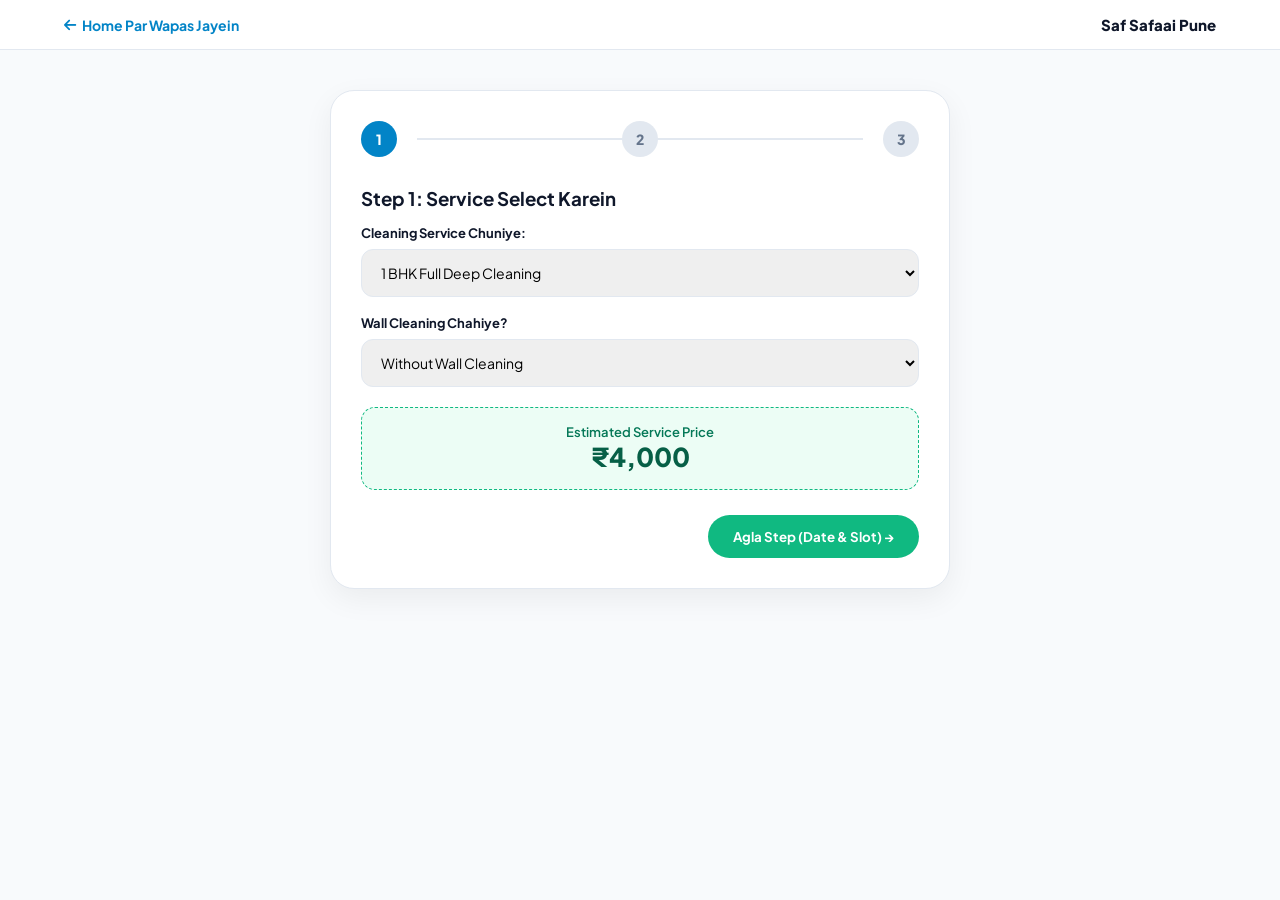
<file: booking.html>
<!DOCTYPE html>
<html lang="en">
<head>
  <meta charset="UTF-8">
  <meta name="viewport" content="width=device-width, initial-scale=1.0">
  <title>Book Service | Saf Safai Pune - Step by Step Booking</title>
  <link rel="icon" type="image/png" href="favicon-96.png">
  <link rel="preconnect" href="https://fonts.googleapis.com">
  <link rel="preconnect" href="https://fonts.gstatic.com" crossorigin>
  <link href="https://fonts.googleapis.com/css2?family=Plus+Jakarta+Sans:wght@400;500;600;700;800&display=swap" rel="stylesheet">
  <link rel="stylesheet" href="https://cdnjs.cloudflare.com/ajax/libs/font-awesome/6.4.0/css/all.min.css">

  <style>
    :root {
      --primary: #0284c7;
      --accent: #10b981;
      --dark: #0f172a;
      --light-bg: #f8fafc;
      --border: #e2e8f0;
    }
    * { margin: 0; padding: 0; box-sizing: border-box; font-family: 'Plus Jakarta Sans', sans-serif; }
    body { background-color: var(--light-bg); color: #334155; padding-bottom: 50px; }
    
    header {
      background: white;
      padding: 15px 5%;
      border-bottom: 1px solid var(--border);
      display: flex;
      justify-content: space-between;
      align-items: center;
    }
    .back-home {
      text-decoration: none;
      color: var(--primary);
      font-weight: 700;
      font-size: 14px;
      display: flex;
      align-items: center;
      gap: 6px;
    }

    .booking-wrapper {
      max-width: 620px;
      margin: 40px auto;
      background: white;
      border-radius: 24px;
      padding: 30px;
      box-shadow: 0 10px 30px rgba(0,0,0,0.06);
      border: 1px solid var(--border);
    }

    /* Steps */
    .step-indicator {
      display: flex;
      justify-content: space-between;
      margin-bottom: 30px;
      position: relative;
    }
    .step-indicator::before {
      content: '';
      position: absolute;
      top: 50%;
      left: 10%;
      right: 10%;
      height: 2px;
      background: var(--border);
      z-index: 1;
      transform: translateY(-50%);
    }
    .step-dot {
      width: 36px;
      height: 36px;
      border-radius: 50%;
      background: #e2e8f0;
      color: #64748b;
      display: flex;
      align-items: center;
      justify-content: center;
      font-size: 14px;
      font-weight: 800;
      position: relative;
      z-index: 2;
    }
    .step-dot.active {
      background: var(--primary);
      color: white;
    }

    .form-group { margin-bottom: 18px; }
    .form-group label { display: block; font-weight: 700; font-size: 13px; margin-bottom: 8px; color: var(--dark); }
    .form-control {
      width: 100%;
      padding: 13px 15px;
      border: 1px solid var(--border);
      border-radius: 12px;
      font-size: 14px;
      outline: none;
    }
    .form-control:focus {
      border-color: var(--primary);
      box-shadow: 0 0 0 3px rgba(2, 132, 199, 0.15);
    }

    .price-preview-badge {
      background: #ecfdf5;
      border: 1px dashed var(--accent);
      padding: 16px;
      border-radius: 14px;
      text-align: center;
      margin: 20px 0;
    }
    .price-preview-badge .p-val {
      font-size: 26px;
      font-weight: 800;
      color: #065f46;
    }

    .modal-step { display: none; }
    .modal-step.active { display: block; }

    .btn-row {
      display: flex;
      justify-content: space-between;
      gap: 12px;
      margin-top: 25px;
    }
    .btn-next {
      background: var(--accent);
      color: white;
      border: none;
      padding: 13px 25px;
      border-radius: 50px;
      font-weight: 700;
      cursor: pointer;
    }
    .btn-back {
      background: #f1f5f9;
      color: var(--dark);
      border: 1px solid var(--border);
      padding: 13px 25px;
      border-radius: 50px;
      font-weight: 600;
      cursor: pointer;
    }
  </style>
</head>
<body>

  <header>
    <a href="index.html" class="back-home"><i class="fa-solid fa-arrow-left"></i> Home Par Wapas Jayein</a>
    <span style="font-weight: 800; color: var(--dark); font-size: 15px;">Saf Safaai Pune</span>
  </header>

  <div class="booking-wrapper">
    <div class="step-indicator">
      <div class="step-dot active" id="dot1">1</div>
      <div class="step-dot" id="dot2">2</div>
      <div class="step-dot" id="dot3">3</div>
    </div>

    <!-- Step 1: Select Service -->
    <div class="modal-step active" id="step1">
      <h3 style="margin-bottom: 15px; color: var(--dark);">Step 1: Service Select Karein</h3>
      
      <div class="form-group">
        <label for="serviceType">Cleaning Service Chuniye:</label>
        <select id="serviceType" class="form-control" onchange="handleServiceChange()">
          <!-- Full Packages -->
          <optgroup label="Full Home Packages">
            <option value="1bhk">1 BHK Full Deep Cleaning</option>
            <option value="2bhk">2 BHK Full Deep Cleaning</option>
            <option value="3bhk">3 BHK Full Deep Cleaning</option>
            <option value="4bhk">4 BHK Full Deep Cleaning</option>
          </optgroup>
          <!-- Single Items -->
          <optgroup label="Single Items (Urban Style)">
            <option value="single-bathroom">1 Bathroom Deep Clean (₹499)</option>
            <option value="kitchen-single">Kitchen Deep Clean (₹999)</option>
            <option value="sofa-seat">Sofa Cleaning (₹250/seat)</option>
            <option value="window-clean">Window Track Cleaning (₹250/window)</option>
            <option value="balcony-wash">Balcony Deep Wash (₹499)</option>
            <option value="mattress-clean">Double Mattress Sanitization (₹799)</option>
          </optgroup>
        </select>
      </div>

      <!-- Option for BHK Wall -->
      <div class="form-group" id="wallOptionGroup">
        <label for="wallOption">Wall Cleaning Chahiye?</label>
        <select id="wallOption" class="form-control" onchange="updateEstimatedPrice()">
          <option value="without">Without Wall Cleaning</option>
          <option value="with">With Wall Cleaning</option>
        </select>
      </div>

      <!-- Option for Sofa Seats -->
      <div class="form-group" id="sofaSeatGroup" style="display: none;">
        <label for="sofaSeats">Kitne Seats Ka Sofa Hai?:</label>
        <select id="sofaSeats" class="form-control" onchange="updateEstimatedPrice()">
          <option value="3">3 Seater (₹750)</option>
          <option value="5">5 Seater (₹1,250)</option>
          <option value="6">6 Seater (₹1,500)</option>
          <option value="7">7 Seater (₹1,750)</option>
        </select>
      </div>

      <div class="price-preview-badge">
        <div style="font-size: 13px; color: #047857; font-weight: 600;">Estimated Service Price</div>
        <div class="p-val" id="priceDisplay">₹4,000</div>
      </div>

      <div class="btn-row" style="justify-content: flex-end;">
        <button class="btn-next" onclick="goToStep(2)">Agla Step (Date & Slot) &rarr;</button>
      </div>
    </div>

    <!-- Step 2: Date & Slot -->
    <div class="modal-step" id="step2">
      <h3 style="margin-bottom: 15px; color: var(--dark);">Step 2: Date aur Time Chuniye</h3>
      
      <div class="form-group">
        <label for="bookDate">Service Ki Date:</label>
        <input type="date" id="bookDate" class="form-control">
      </div>

      <div class="form-group">
        <label for="bookTime">Time Slot Chuniye:</label>
        <select id="bookTime" class="form-control">
          <option value="09:00 AM">Morning (09:00 AM)</option>
          <option value="11:30 AM">Afternoon (11:30 AM)</option>
          <option value="02:00 PM">Afternoon (02:00 PM)</option>
          <option value="04:30 PM">Evening (04:30 PM)</option>
        </select>
      </div>

      <div class="btn-row">
        <button class="btn-back" onclick="goToStep(1)">&larr; Back</button>
        <button class="btn-next" onclick="goToStep(3)">Agla Step (Address Details) &rarr;</button>
      </div>
    </div>

    <!-- Step 3: Address & Confirmation -->
    <div class="modal-step" id="step3">
      <h3 style="margin-bottom: 15px; color: var(--dark);">Step 3: Aapki Details</h3>

      <div class="form-group">
        <label for="custName">Aapka Poora Naam:</label>
        <input type="text" id="custName" class="form-control" placeholder="Jaise: Santosh Chavan" required>
      </div>

      <div class="form-group">
        <label for="custPhone">Mobile Number:</label>
        <input type="tel" id="custPhone" class="form-control" placeholder="10 Digit Mobile Number" required>
      </div>

      <div class="form-group">
        <label for="custArea">Pune Area / Society Address:</label>
        <input type="text" id="custArea" class="form-control" placeholder="Jaise: Wakad, Hinjewadi Phase 1, Baner...">
      </div>

      <div class="btn-row">
        <button class="btn-back" onclick="goToStep(2)">&larr; Back</button>
        <button class="btn-next" style="background: #25d366;" onclick="submitBookingToWhatsApp()">
          <i class="fa-brands fa-whatsapp"></i> WhatsApp Par Booking Bhejein
        </button>
      </div>
    </div>
  </div>

  <script>
    const PRICING = {
      '1bhk': { without: 4000, with: 6000 },
      '2bhk': { without: 5000, with: 7500 },
      '3bhk': { without: 6500, with: 9000 },
      '4bhk': { without: 9000, with: 12000 },
      'single-bathroom': 499,
      'kitchen-single': 999,
      'sofa-seat': 250,
      'window-clean': 250,
      'balcony-wash': 499,
      'mattress-clean': 799
    };

    window.onload = function() {
      // Check query params if clicked from index.html
      const urlParams = new URLSearchParams(window.location.search);
      const serviceParam = urlParams.get('service');
      if (serviceParam && PRICING[serviceParam]) {
        document.getElementById('serviceType').value = serviceParam;
      }
      handleServiceChange();

      // Tomorrow's date default
      const tomorrow = new Date();
      tomorrow.setDate(tomorrow.getDate() + 1);
      document.getElementById('bookDate').value = tomorrow.toISOString().split('T')[0];
    };

    function handleServiceChange() {
      const s = document.getElementById('serviceType').value;
      document.getElementById('wallOptionGroup').style.display = ['1bhk', '2bhk', '3bhk', '4bhk'].includes(s) ? 'block' : 'none';
      document.getElementById('sofaSeatGroup').style.display = s === 'sofa-seat' ? 'block' : 'none';
      updateEstimatedPrice();
    }

    function updateEstimatedPrice() {
      const s = document.getElementById('serviceType').value;
      const display = document.getElementById('priceDisplay');

      if (['1bhk', '2bhk', '3bhk', '4bhk'].includes(s)) {
        const wall = document.getElementById('wallOption').value;
        display.innerText = '₹' + PRICING[s][wall].toLocaleString('en-IN');
      } else if (s === 'sofa-seat') {
        const seats = Number(document.getElementById('sofaSeats').value);
        display.innerText = '₹' + (seats * 250).toLocaleString('en-IN');
      } else {
        display.innerText = '₹' + PRICING[s].toLocaleString('en-IN');
      }
    }

    function goToStep(step) {
      for(let i=1; i<=3; i++) {
        document.getElementById('step' + i).classList.remove('active');
        document.getElementById('dot' + i).classList.remove('active');
      }
      document.getElementById('step' + step).classList.add('active');
      for(let i=1; i<=step; i++) {
        document.getElementById('dot' + i).classList.add('active');
      }
    }

    function submitBookingToWhatsApp() {
      const name = document.getElementById('custName').value.trim();
      const phone = document.getElementById('custPhone').value.trim();
      const area = document.getElementById('custArea').value.trim();
      const date = document.getElementById('bookDate').value;
      const time = document.getElementById('bookTime').value;
      const service = document.getElementById('serviceType').value;
      const price = document.getElementById('priceDisplay').innerText;

      if (!name || !phone) {
        alert('Kripya apna Naam aur Mobile number dalein.');
        return;
      }

      let extra = "";
      if (['1bhk', '2bhk', '3bhk', '4bhk'].includes(service)) {
        extra = `• Wall Wash: ${document.getElementById('wallOption').value}\n`;
      } else if (service === 'sofa-seat') {
        extra = `• Seats: ${document.getElementById('sofaSeats').value} Seater\n`;
      }

      const msg = `✨ *Nayi Booking Request - Saf Safaai Pune* ✨\n\n` +
        `👤 *Naam:* ${name}\n` +
        `📞 *Phone:* ${phone}\n` +
        `📍 *Area/Address:* ${area || 'Pune'}\n\n` +
        `🛠 *Service:* ${service.toUpperCase()}\n` +
        extra +
        `💰 *Estimated Price:* ${price}\n` +
        `📅 *Date:* ${date}\n` +
        `⏰ *Time Slot:* ${time}\n\n` +
        `Kripya meri booking confirm kijiye.`;

      window.open(`https://wa.me/919325100228?text=${encodeURIComponent(msg)}`, '_blank');
    }
  </script>
</body>
</html>
</file>
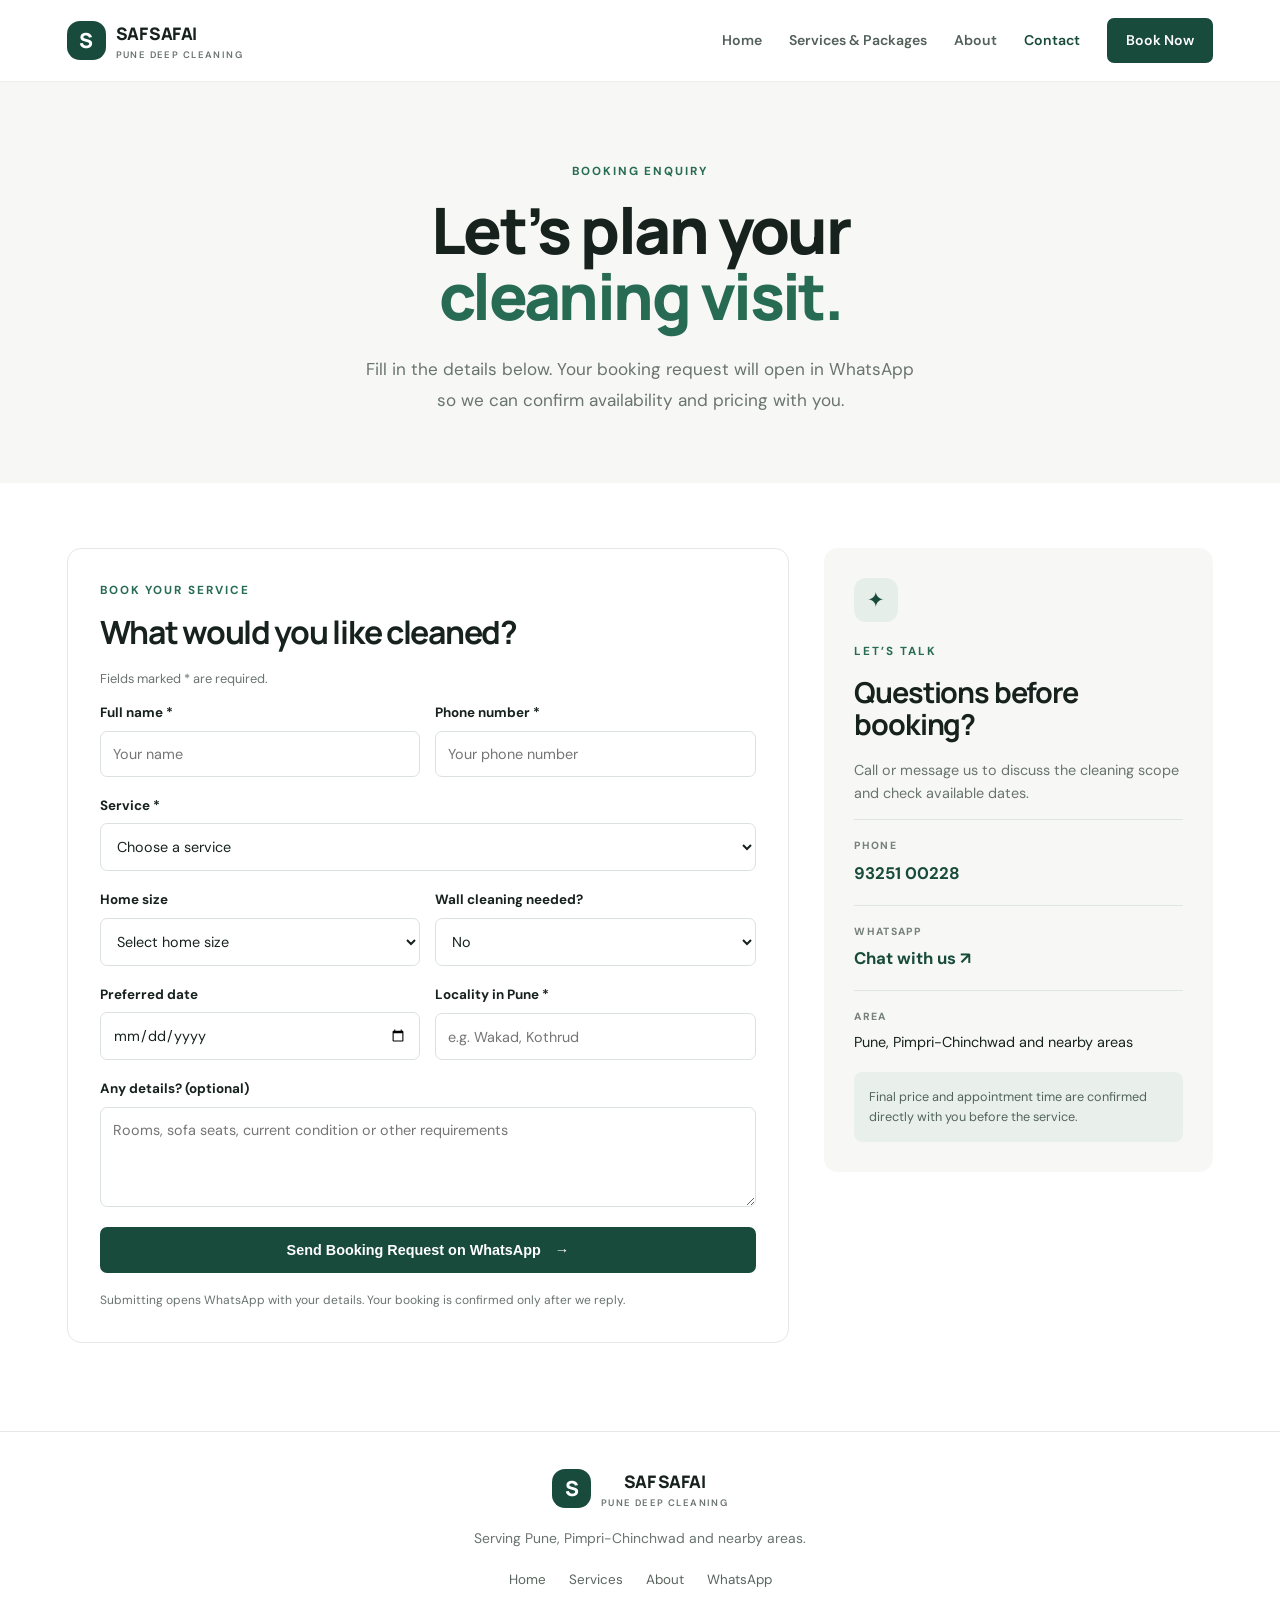
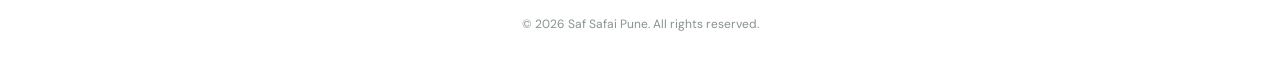
<file: contact.html>
<!DOCTYPE html>
<html lang="en"><head><meta charset="UTF-8"><meta name="viewport" content="width=device-width, initial-scale=1"><meta name="description" content="Request a deep cleaning booking in Pune with Saf Safai Pune."><title>Book a Cleaning | Saf Safai Pune</title><link rel="stylesheet" href="style.css"></head><body>
  <link rel="icon" type="image/png" sizes="192x192" href="/favicon.png">
<link rel="apple-touch-icon" href="/favicon.png">

<header class="site-header"><a class="brand" href="index.html"><span class="brand-mark">S</span><span>SAF SAFAI <small>PUNE DEEP CLEANING</small></span></a><button class="menu-toggle" aria-label="Open menu" onclick="toggleMenu()">☰</button><nav id="nav"><a href="index.html">Home</a><a href="services.html">Services & Packages</a><a href="about.html">About</a><a class="active" href="contact.html">Contact</a><a class="nav-cta" href="#booking">Book Now</a></nav></header>
<main><section class="page-hero contact-hero"><p class="eyebrow">BOOKING ENQUIRY</p><h1>Let’s plan your<br><span>cleaning visit.</span></h1><p>Fill in the details below. Your booking request will open in WhatsApp so we can confirm availability and pricing with you.</p></section>
<section class="section contact-layout" id="booking"><div class="booking-form-wrap"><div class="form-heading"><p class="eyebrow">BOOK YOUR SERVICE</p><h2>What would you like cleaned?</h2><p class="muted">Fields marked * are required.</p></div><form id="bookingForm">
<div class="form-row"><label>Full name *<input name="customerName" required placeholder="Your name"></label><label>Phone number *<input name="customerPhone" required type="tel" inputmode="tel" pattern="[0-9 +()-]{10,15}" placeholder="Your phone number"></label></div>
<label>Service *<select name="service" id="service" required><option value="">Choose a service</option><option>Full Home Deep Cleaning</option><option>Kitchen Deep Cleaning</option><option>Bathroom Cleaning</option><option>Sofa Cleaning</option><option>Wall Cleaning</option></select></label>
<div class="form-row"><label>Home size<select name="bhk" id="bhk"><option value="Not applicable">Select home size</option><option>1 BHK</option><option>2 BHK</option><option>3 BHK</option><option>4 BHK / Villa</option></select></label><label>Wall cleaning needed?<select name="walls" id="walls"><option>No</option><option>Yes</option><option>Need advice</option></select></label></div>
<div class="form-row"><label>Preferred date<input type="date" name="date" id="date"></label><label>Locality in Pune *<input name="locality" required placeholder="e.g. Wakad, Kothrud"></label></div>
<label>Any details? (optional)<textarea name="details" rows="4" placeholder="Rooms, sofa seats, current condition or other requirements"></textarea></label>
<button class="btn btn-dark submit-btn" type="submit">Send Booking Request on WhatsApp <span>→</span></button><p class="form-note">Submitting opens WhatsApp with your details. Your booking is confirmed only after we reply.</p></form></div>
<aside class="contact-aside"><div class="aside-top"><span class="aside-icon">✦</span><p class="eyebrow">LET’S TALK</p><h2>Questions before booking?</h2><p>Call or message us to discuss the cleaning scope and check available dates.</p></div><div class="contact-method"><span>PHONE</span><a href="tel:+919325100228">93251 00228</a></div><div class="contact-method"><span>WHATSAPP</span><a href="https://wa.me/919325100228" target="_blank" rel="noopener">Chat with us ↗</a></div><div class="contact-method"><span>AREA</span><p>Pune, Pimpri-Chinchwad and nearby areas</p></div><div class="aside-bottom">Final price and appointment time are confirmed directly with you before the service.</div></aside></section></main>
<footer class="footer"><a class="brand brand-footer" href="index.html"><span class="brand-mark">S</span><span>SAF SAFAI <small>PUNE DEEP CLEANING</small></span></a><p>Serving Pune, Pimpri-Chinchwad and nearby areas.</p><div class="footer-links"><a href="index.html">Home</a><a href="services.html">Services</a><a href="about.html">About</a><a href="https://wa.me/919325100228">WhatsApp</a></div><small>© <span id="year"></span> Saf Safai Pune. All rights reserved.</small></footer><script src="script.js"></script></body></html>
</file>
<file: style.css>
@import url('https://fonts.googleapis.com/css2?family=DM+Sans:wght@400;500;600;700&family=Manrope:wght@400;500;600;700;800&display=swap');
:root{--ink:#17221f;--muted:#69736f;--green:#194b3c;--green2:#276b55;--cream:#f7f8f5;--line:#e4e9e5;--white:#fff;--mint:#eaf2ed}
*{box-sizing:border-box}html{scroll-behavior:smooth;scroll-padding-top:90px}body{margin:0;font-family:'DM Sans',sans-serif;color:var(--ink);background:#fff;line-height:1.6}a{color:inherit;text-decoration:none}img{display:block;width:100%;object-fit:cover}h1,h2,h3,p{margin-top:0}h1,h2,h3,.brand{font-family:'Manrope',sans-serif;letter-spacing:-.04em}h1{font-size:clamp(2.7rem,5.5vw,5rem);line-height:1.04;margin-bottom:24px;font-weight:800}h1 span,h2 span{color:var(--green2)}h2{font-size:clamp(2rem,3.4vw,3.25rem);line-height:1.12;margin-bottom:18px}h3{font-size:1.28rem;line-height:1.25;margin-bottom:10px}.site-header{height:82px;padding:0 max(calc((100% - 1200px)/2),5.2%);display:flex;align-items:center;justify-content:space-between;gap:28px;background:rgba(255,255,255,.96);border-bottom:1px solid #edf0ed;position:sticky;top:0;z-index:10}.brand{display:flex;align-items:center;gap:10px;font-weight:800;font-size:1.08rem;letter-spacing:-.03em;white-space:nowrap}.brand small{display:block;font:600 .59rem 'DM Sans',sans-serif;letter-spacing:.15em;color:var(--muted);margin-top:1px}.brand-mark{width:39px;height:39px;border-radius:13px;background:var(--green);color:#fff;display:grid;place-items:center;font-size:1.3rem}.site-header nav{display:flex;align-items:center;gap:27px;font-size:.88rem;font-weight:600;color:#53605a}.site-header nav a:hover,.site-header nav a.active{color:var(--green)}.nav-cta{padding:11px 19px;background:var(--green);color:#fff!important;border-radius:7px}.menu-toggle{display:none;border:0;background:none;font-size:1.7rem}.hero{max-width:1200px;margin:auto;padding:70px 0 66px;display:grid;grid-template-columns:1fr 1fr;gap:54px;align-items:center}.hero-copy{padding-left:10px}.eyebrow{font-size:.73rem;letter-spacing:.17em;font-weight:700;color:var(--green2);margin-bottom:16px}.hero-text,.page-hero>p:not(.eyebrow){font-size:1.07rem;color:var(--muted);max-width:570px;line-height:1.8}.hero-actions{display:flex;gap:12px;flex-wrap:wrap;margin:29px 0 25px}.btn{display:inline-flex;align-items:center;justify-content:center;gap:14px;padding:14px 21px;border:1px solid transparent;border-radius:7px;font-weight:700;font-size:.9rem;cursor:pointer;transition:transform .2s,background .2s}.btn:hover{transform:translateY(-2px)}.btn-dark{background:var(--green);color:white}.btn-dark:hover{background:#103b2e}.btn-light,.btn-outline{border-color:#d5ded8;background:#fff;color:var(--ink)}.btn-white{background:white;color:var(--green)}.trust-line{display:flex;gap:17px;flex-wrap:wrap;font-size:.77rem;color:#5f6b65}.trust-line span:first-letter{color:var(--green2)}.hero-visual{height:490px;position:relative}.hero-visual>img{height:100%;border-radius:15px 15px 90px 15px}.floating-note{position:absolute;bottom:25px;left:-28px;display:flex;align-items:center;gap:12px;background:#fff;padding:17px 21px;border-radius:10px;box-shadow:0 15px 40px #132d2017}.note-icon{width:40px;height:40px;display:grid;place-items:center;border-radius:50%;background:var(--mint);color:var(--green);font-size:1.25rem}.floating-note strong,.floating-note small{display:block}.floating-note small{font-size:.76rem;color:var(--muted);margin-top:3px}.service-strip{background:var(--cream);padding:26px max(calc((100% - 1150px)/2),5.2%);display:grid;grid-template-columns:repeat(4,1fr);gap:18px}.service-strip>div{display:grid;grid-template-columns:42px 1fr;column-gap:12px;align-items:center}.strip-icon{grid-row:span 2;width:42px;height:42px;border-radius:12px;background:#e5eee8;color:var(--green);display:grid;place-items:center;font-size:1.3rem}.service-strip strong{font-size:.92rem}.service-strip small{color:var(--muted);font-size:.78rem}.section{max-width:1200px;margin:auto;padding:88px 0}.section-heading{display:flex;justify-content:space-between;align-items:end;gap:20px;margin-bottom:34px}.section-heading h2{margin-bottom:0}.text-link,.card-link{color:var(--green2);font-weight:700;font-size:.88rem}.service-grid{display:grid;grid-template-columns:repeat(3,1fr);gap:22px}.service-card{border:1px solid var(--line);border-radius:12px;overflow:hidden;background:#fff;transition:box-shadow .2s,transform .2s}.service-card:hover{transform:translateY(-4px);box-shadow:0 15px 35px #152c2010}.service-card>img{height:235px}.card-body{padding:23px}.card-body p{color:var(--muted);font-size:.9rem;min-height:46px}.card-tag{font-size:.63rem;letter-spacing:.12em;font-weight:700;color:var(--green2);display:inline-block;margin-bottom:9px}.booking-banner{max-width:1200px;margin:0 auto 88px;background:var(--green);color:#fff;border-radius:15px;padding:43px 48px;display:flex;align-items:center;justify-content:space-between;gap:25px}.booking-banner .eyebrow{color:#c9e2d2}.booking-banner h2{font-size:clamp(1.8rem,3vw,2.65rem);margin-bottom:10px}.booking-banner p:not(.eyebrow){color:#dce8e0;margin-bottom:0;max-width:650px}.footer{border-top:1px solid var(--line);padding:36px max(calc((100% - 1200px)/2),5.2%) 28px;text-align:center}.brand-footer{justify-content:center}.footer>p{color:var(--muted);font-size:.87rem;margin:18px 0}.footer-links{display:flex;justify-content:center;gap:23px;flex-wrap:wrap;margin:20px 0;color:#59655f;font-size:.84rem}.footer>small{color:#89928d;font-size:.75rem}.page-hero{padding:80px 20px 65px;background:var(--cream);text-align:center}.page-hero h1{font-size:clamp(2.8rem,5vw,4.3rem)}.page-hero>p:not(.eyebrow){margin-left:auto;margin-right:auto}.package-section{padding-top:70px}.muted{color:var(--muted);font-size:.9rem}.package-grid{display:grid;grid-template-columns:repeat(4,1fr);gap:16px}.package-card{border:1px solid var(--line);border-radius:12px;padding:24px 20px;position:relative;background:#fff}.package-card.featured{border:1.5px solid var(--green2);box-shadow:0 10px 30px #194b3c12}.package-badge{position:absolute;right:14px;top:14px;background:var(--mint);color:var(--green);font-size:.6rem;letter-spacing:.08em;padding:5px 8px;border-radius:20px;font-weight:800}.package-size{font-size:.73rem;color:var(--green2);font-weight:800;letter-spacing:.13em;margin-bottom:12px}.package-card h3{font-size:1.15rem}.price{font-size:1.28rem;font-weight:800;letter-spacing:-.04em;margin:14px 0 0}.package-card .muted{font-size:.77rem}.package-card ul{padding-left:18px;color:#5d6962;font-size:.82rem;min-height:102px}.package-card li{margin:8px 0}.package-card .btn{width:100%;font-size:.78rem;padding:12px 8px}.pricing-note{margin:22px 0 0;color:var(--muted);font-size:.83rem;line-height:1.7}.alt-section{max-width:none;background:var(--cream);padding-left:max(calc((100% - 1200px)/2),5.2%);padding-right:max(calc((100% - 1200px)/2),5.2%)}.mini-service-grid{display:grid;grid-template-columns:repeat(3,1fr);gap:20px}.mini-service{background:white;border:1px solid var(--line);border-radius:12px;overflow:hidden}.mini-service img{height:190px}.mini-service>div{padding:22px}.mini-service p{color:var(--muted);font-size:.88rem;min-height:66px}.about-layout{display:grid;grid-template-columns:.95fr 1.05fr;gap:65px;align-items:center}.about-image img{height:610px;border-radius:14px}.about-copy>p:not(.eyebrow){color:var(--muted);line-height:1.8}.value-list{margin:26px 0}.value-list>div{display:flex;gap:15px;padding:15px 0;border-bottom:1px solid var(--line)}.value-list>div>span{font-size:.8rem;color:var(--green2);font-weight:800}.value-list h3{font-size:1rem;margin-bottom:4px}.value-list p{color:var(--muted);font-size:.83rem;margin:0}.coverage{text-align:center;background:var(--cream);padding:60px 20px}.coverage h2{font-size:2.4rem}.coverage>p:not(.eyebrow){color:var(--muted);max-width:650px;margin:0 auto 18px}.contact-hero{padding-bottom:50px}.contact-layout{display:grid;grid-template-columns:1.3fr .7fr;gap:35px;align-items:start;padding-top:65px}.booking-form-wrap{border:1px solid var(--line);border-radius:14px;padding:32px;background:#fff}.form-heading h2{font-size:2rem}.form-heading .muted{font-size:.8rem}.booking-form-wrap form{display:grid;gap:18px}.booking-form-wrap label{display:grid;gap:7px;font-size:.84rem;font-weight:700}.form-row{display:grid;grid-template-columns:1fr 1fr;gap:15px}input,select,textarea{width:100%;font:400 .9rem 'DM Sans',sans-serif;color:var(--ink);border:1px solid #dbe2dd;border-radius:7px;padding:13px 12px;background:white;outline:none}input:focus,select:focus,textarea:focus{border-color:var(--green2);box-shadow:0 0 0 3px #276b5514}textarea{resize:vertical}.submit-btn{width:100%;margin-top:2px}.form-note{font-size:.75rem;color:var(--muted);margin:0}.contact-aside{background:var(--cream);border-radius:14px;padding:30px;position:sticky;top:105px}.aside-icon{width:44px;height:44px;border-radius:12px;background:#e5eee8;color:var(--green);display:grid;place-items:center;font-size:1.3rem;margin-bottom:20px}.aside-top h2{font-size:1.8rem}.aside-top p:not(.eyebrow){color:var(--muted);font-size:.9rem}.contact-method{border-top:1px solid #dfe6e0;padding:18px 0}.contact-method span{display:block;color:#77817b;font-size:.65rem;font-weight:800;letter-spacing:.13em;margin-bottom:5px}.contact-method>a{font-size:1.05rem;font-weight:700;color:var(--green)}.contact-method p{margin:0;font-size:.9rem}.aside-bottom{background:#e9f0eb;border-radius:8px;padding:15px;color:#52635a;font-size:.79rem;line-height:1.6}
@media(max-width:1280px){.hero,.section{margin-left:5.2%;margin-right:5.2%}.booking-banner{margin-left:5.2%;margin-right:5.2%}.about-layout{gap:38px}}
@media(max-width:900px){.site-header{height:72px}.menu-toggle{display:block;color:var(--ink)}.site-header nav{display:none;position:absolute;left:0;right:0;top:71px;background:#fff;padding:18px 5.2% 25px;border-bottom:1px solid var(--line);box-shadow:0 15px 20px #00000008;align-items:stretch;gap:0;flex-direction:column}.site-header nav.open{display:flex}.site-header nav a{padding:12px 0}.site-header nav .nav-cta{padding:12px 15px;text-align:center;margin-top:8px}.hero{padding-top:45px;grid-template-columns:1fr;gap:30px}.hero-copy{padding-left:0}.hero-visual{height:410px;margin-left:25px}.service-strip{grid-template-columns:repeat(2,1fr);padding-top:25px;padding-bottom:25px}.package-grid{grid-template-columns:repeat(2,1fr)}.about-layout{grid-template-columns:1fr}.about-image img{height:400px}.contact-layout{grid-template-columns:1fr}.contact-aside{position:static}.booking-banner{padding:34px;align-items:flex-start;flex-direction:column}.mini-service-grid{grid-template-columns:1fr 1fr}.mini-service:last-child{grid-column:span 2}}
@media(max-width:600px){.site-header{padding:0 5%}.brand{font-size:.95rem}.brand-mark{width:35px;height:35px}.hero,.section{margin-left:5%;margin-right:5%}.hero{padding-top:38px;padding-bottom:42px}.hero-visual{height:320px}.floating-note{left:-15px;bottom:15px;padding:12px 14px}.trust-line{gap:9px 13px}.service-strip{padding-left:5%;padding-right:5%;gap:18px 10px}.section{padding-top:60px;padding-bottom:60px}.section-heading{align-items:flex-start;flex-direction:column;gap:14px}.service-grid{grid-template-columns:1fr}.service-card>img{height:220px}.booking-banner{margin:0 5% 60px;padding:28px 23px}.footer{padding-left:5%;padding-right:5%}.page-hero{padding:58px 5% 48px}.package-grid{grid-template-columns:1fr}.package-card ul{min-height:auto}.alt-section{padding-left:5%;padding-right:5%}.mini-service-grid{grid-template-columns:1fr}.mini-service:last-child{grid-column:auto}.mini-service img{height:200px}.about-image img{height:300px}.contact-layout{padding-top:40px}.booking-form-wrap{padding:22px 17px}.form-row{grid-template-columns:1fr}.contact-aside{padding:23px}.coverage{padding:45px 5%}}
</file>
